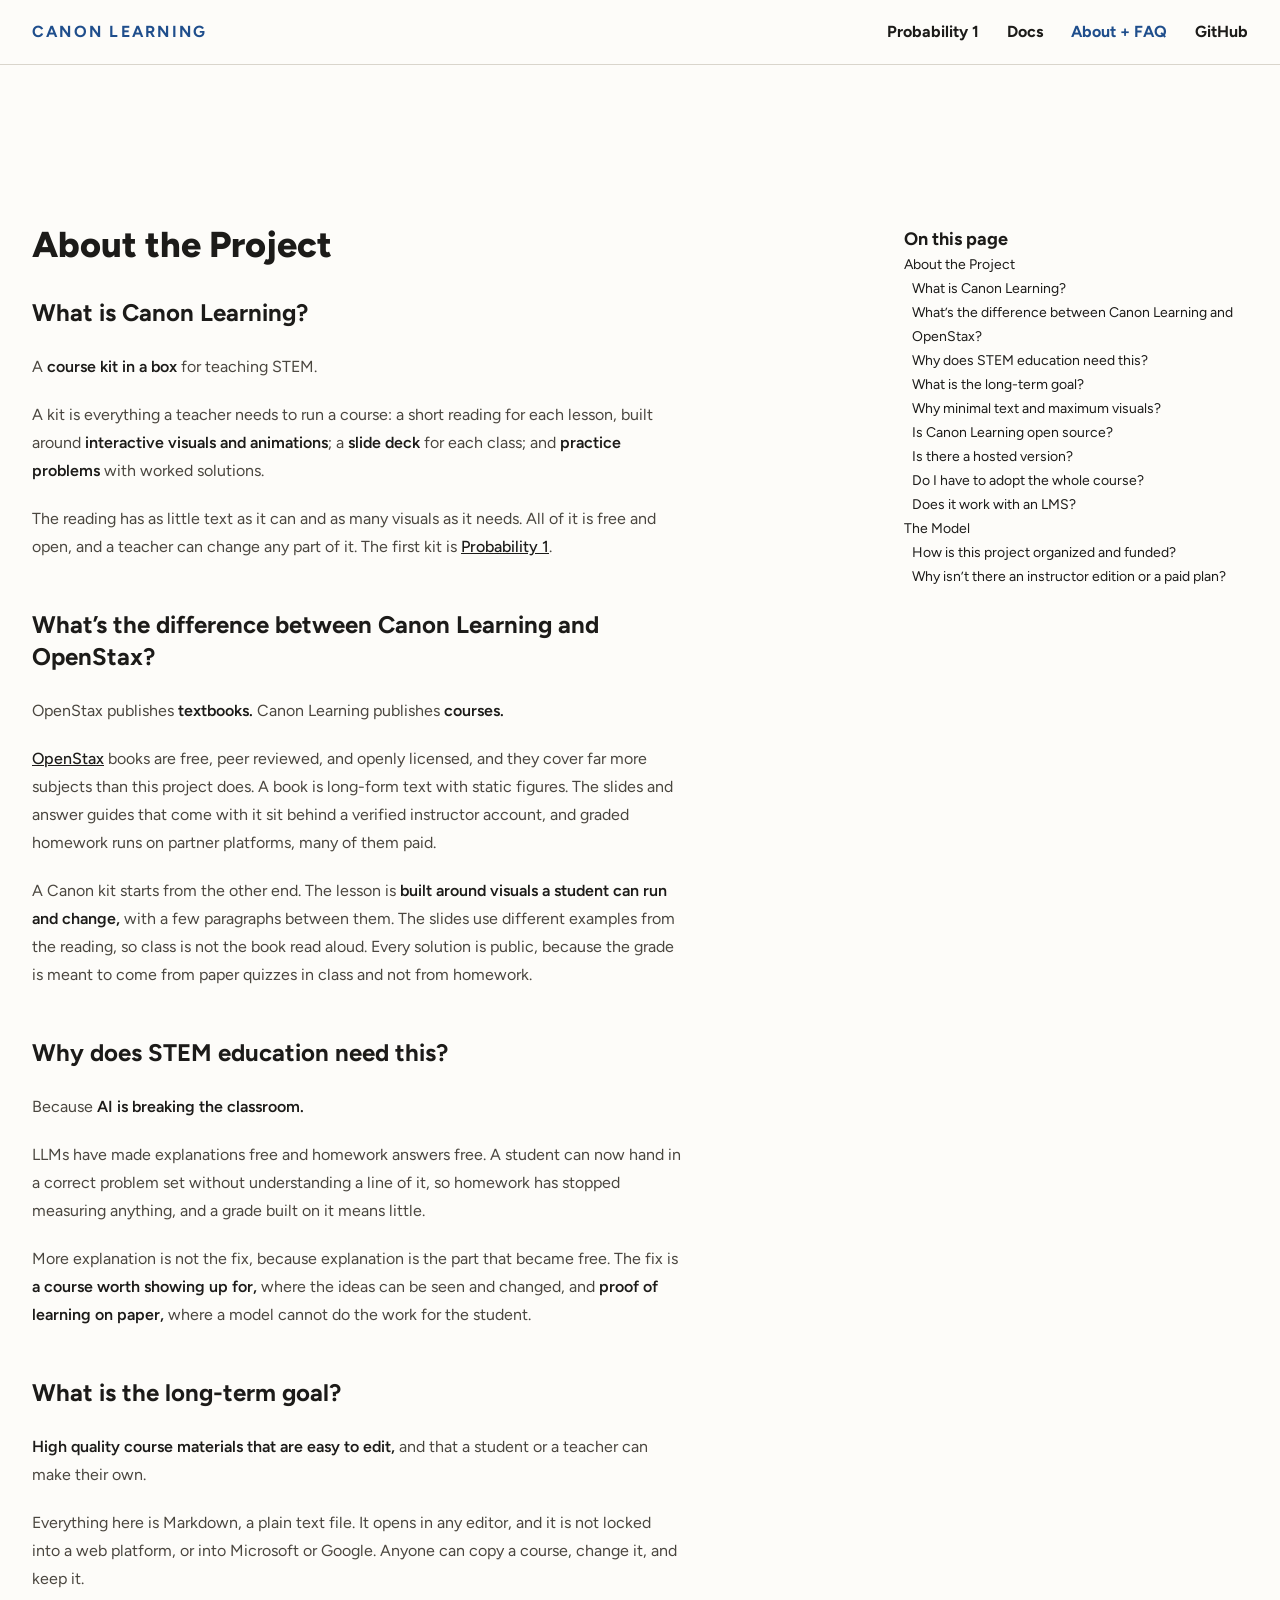
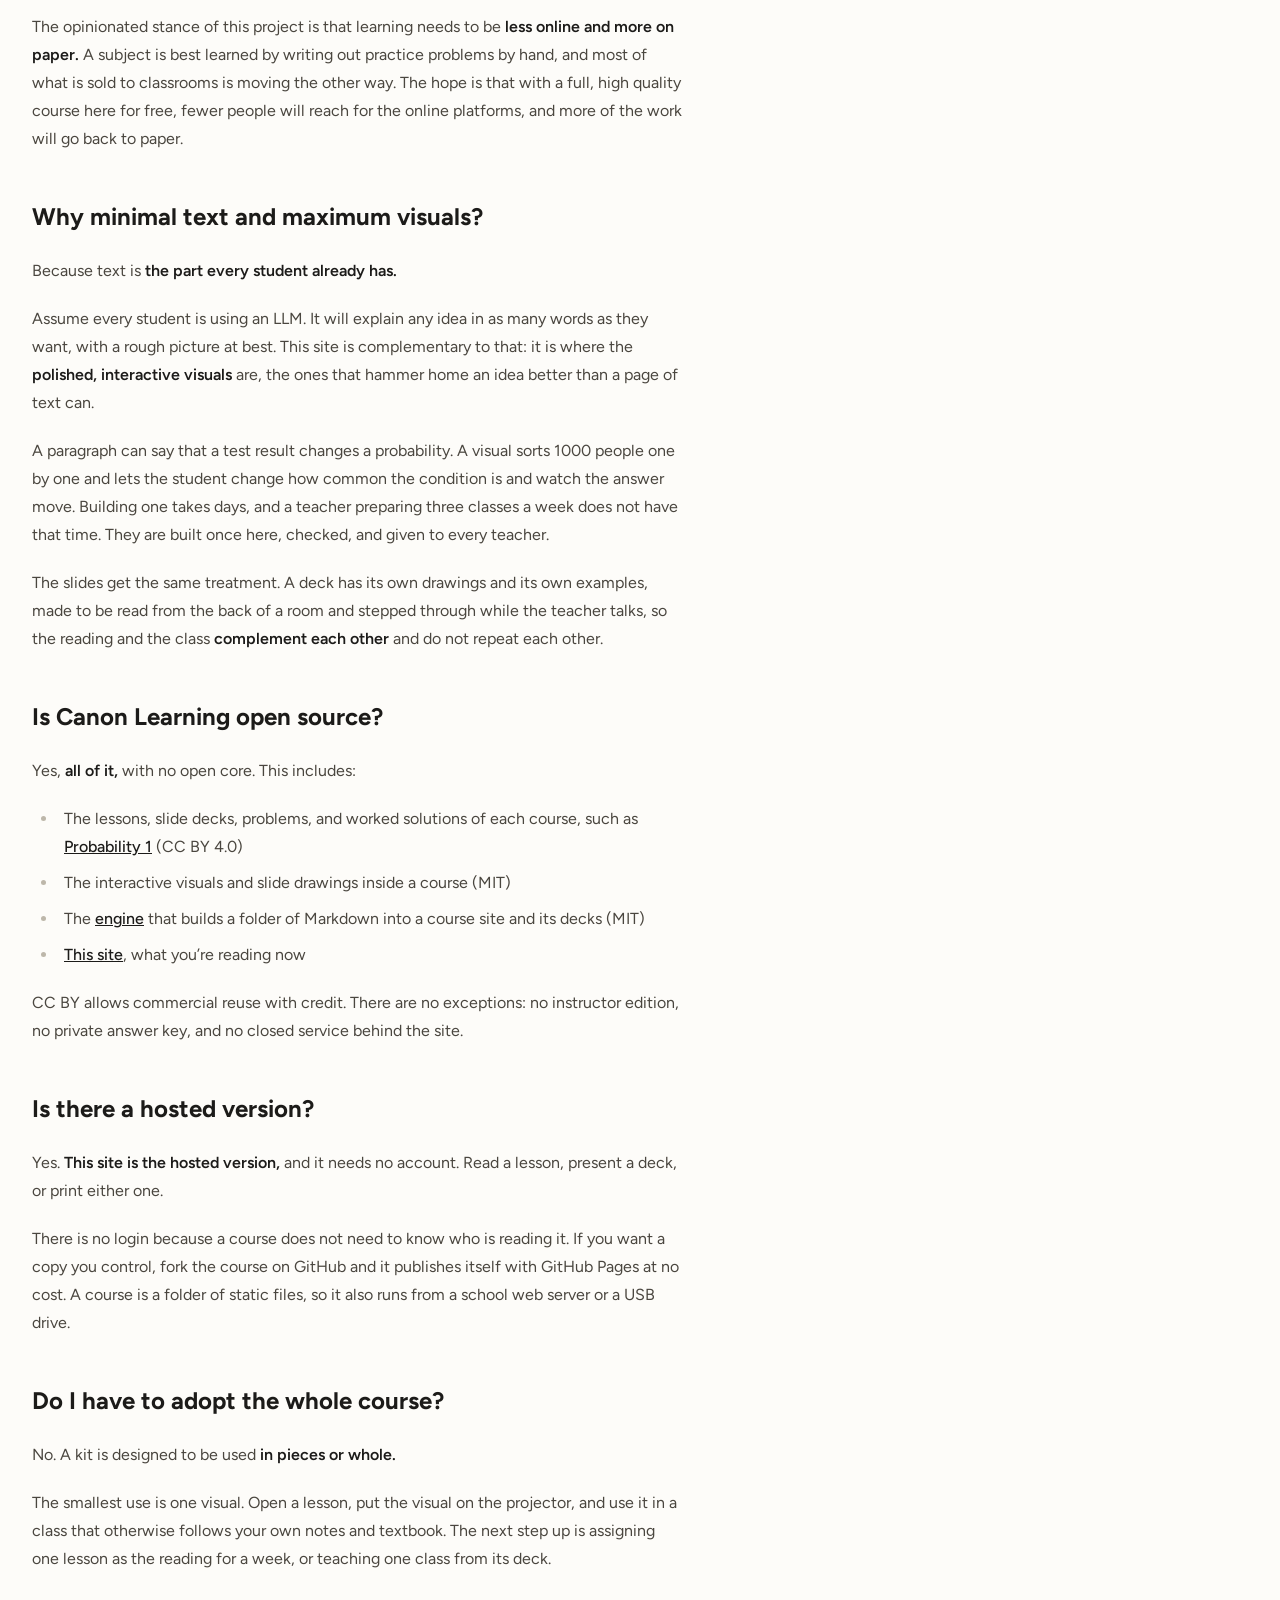
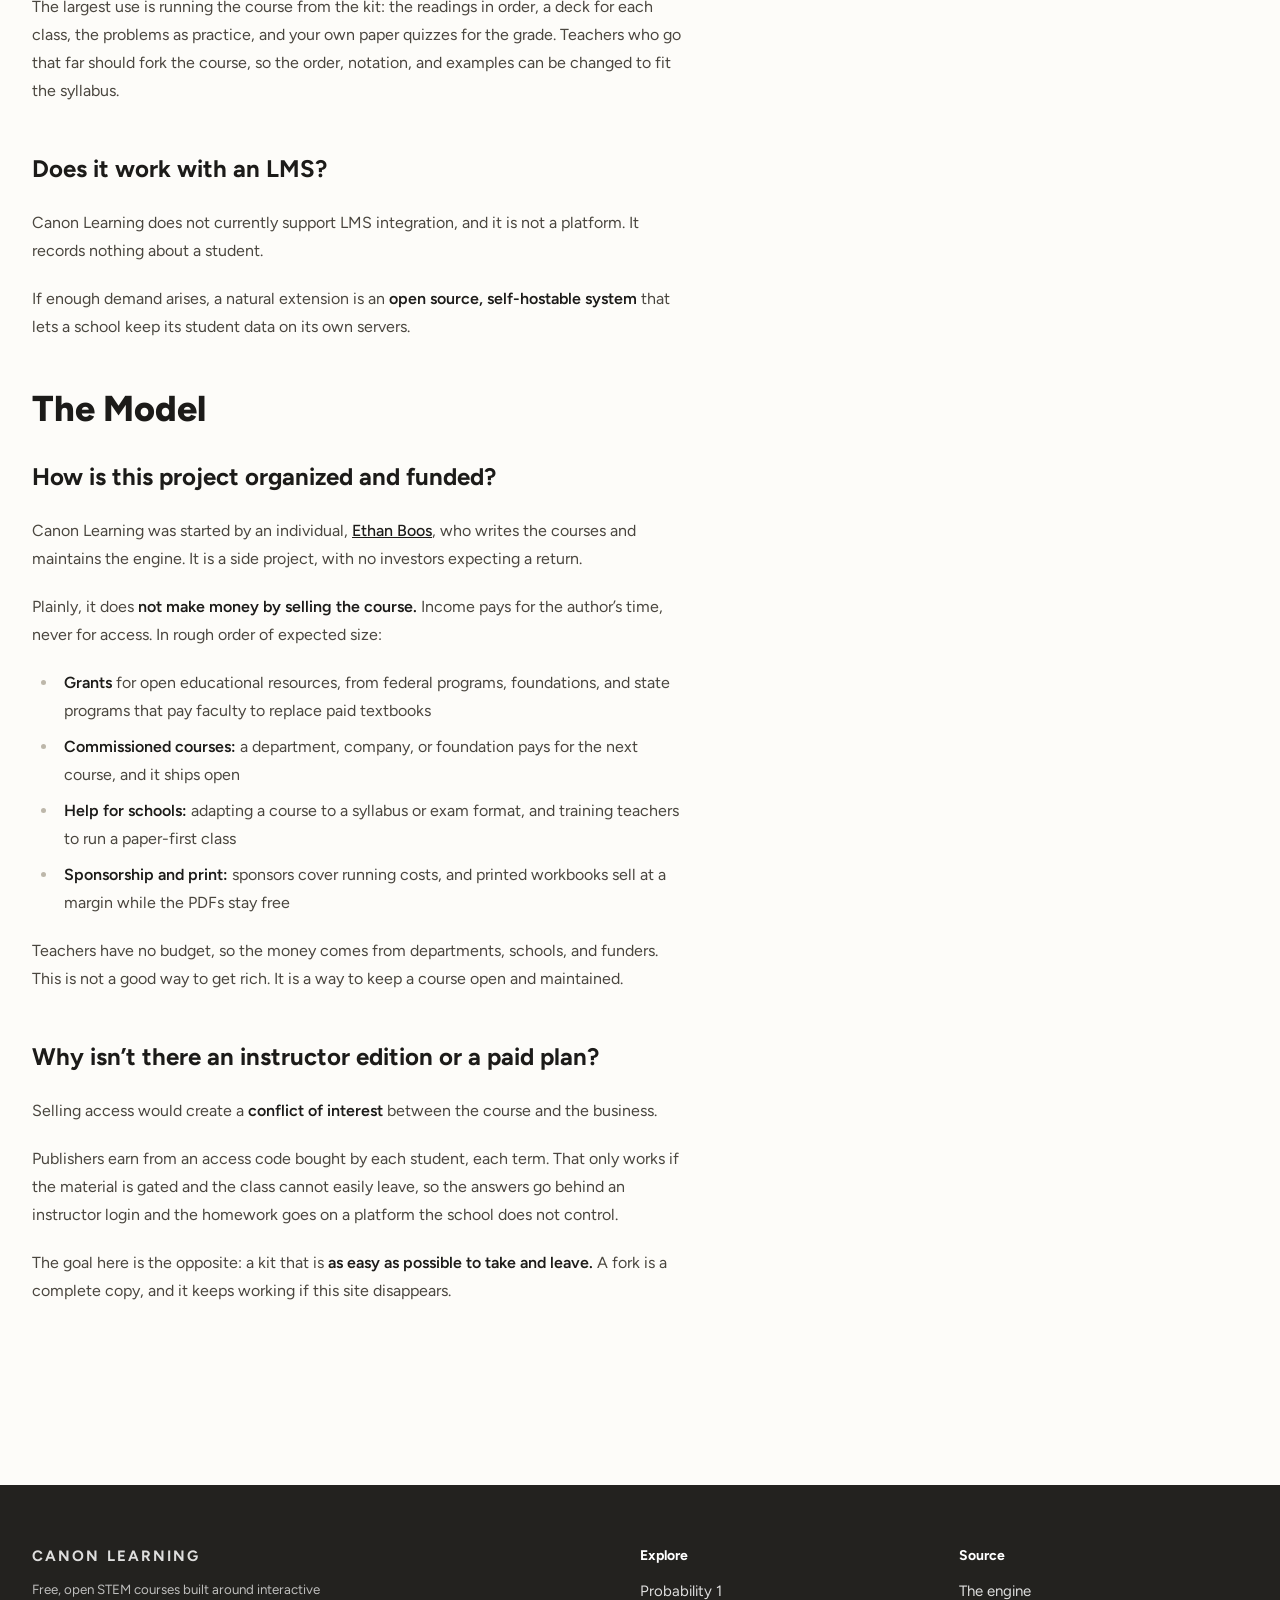
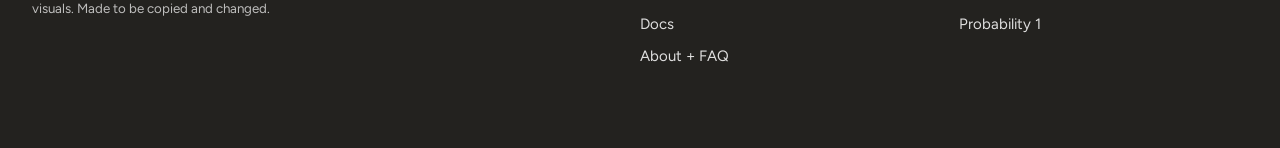
<file: about/index.html>
<!doctype html>
<html lang="en">
<head>
<meta charset="utf-8">
<meta name="viewport" content="width=device-width, initial-scale=1">
<title>About + FAQ | Canon Learning</title>
<meta name="description" content="A course kit in a box for teaching STEM: readings built around interactive visuals, slide decks, and practice problems. Free, open, and yours to change.">
<link rel="preconnect" href="https://fonts.googleapis.com">
<link rel="preconnect" href="https://fonts.gstatic.com" crossorigin>
<link rel="stylesheet" href="https://fonts.googleapis.com/css2?family=Figtree:wght@400;500;600;700;800&display=swap">
<link rel="stylesheet" href="../style.css">
</head>
<body>
<header class="top"><div class="wrap">
  <a class="brand" href="../">Canon Learning</a>
  <button class="menu" aria-label="Menu" onclick="document.querySelector('.top').classList.toggle('open')"><svg viewBox="0 0 24 24" aria-hidden="true"><path d="M4 7h16M4 12h16M4 17h16"/></svg></button>
  <nav><a href="../probability-1/">Probability 1</a><a href="../docs/">Docs</a><a href="../about/" class="here">About + FAQ</a><a href="https://github.com/canonlearning">GitHub</a></nav>
</div></header>
<main class="wrap about">
  <nav class="contents"><b>On this page</b><a href="#about">About the Project</a><a class="question" href="#what">What is Canon Learning?</a><a class="question" href="#openstax">What’s the difference between Canon Learning and OpenStax?</a><a class="question" href="#why">Why does STEM education need this?</a><a class="question" href="#incentive">What is the long-term goal?</a><a class="question" href="#visuals">Why minimal text and maximum visuals?</a><a class="question" href="#open-source">Is Canon Learning open source?</a><a class="question" href="#hosted">Is there a hosted version?</a><a class="question" href="#part">Do I have to adopt the whole course?</a><a class="question" href="#other-services">Does it work with an LMS?</a><a href="#model">The Model</a><a class="question" href="#money">How is this project organized and funded?</a><a class="question" href="#no-plans">Why isn’t there an instructor edition or a paid plan?</a></nav>
  <section class="answers">
<h1 id="about">About the Project</h1><h2 id="what">What is Canon Learning?</h2>
<p>A <b>course kit in a box</b> for teaching STEM.</p>
<p>A kit is everything a teacher needs to run a course: a short reading for each lesson, built around <b>interactive visuals and animations</b>; a <b>slide deck</b> for each class; and <b>practice problems</b> with worked solutions.</p>
<p>The reading has as little text as it can and as many visuals as it needs. All of it is free and open, and a teacher can change any part of it. The first kit is <a href="../probability-1/">Probability 1</a>.</p>
<h2 id="openstax">What’s the difference between Canon Learning and OpenStax?</h2>
<p>OpenStax publishes <b>textbooks.</b> Canon Learning publishes <b>courses.</b></p>
<p><a href="https://openstax.org">OpenStax</a> books are free, peer reviewed, and openly licensed, and they cover far more subjects than this project does. A book is long-form text with static figures. The slides and answer guides that come with it sit behind a verified instructor account, and graded homework runs on partner platforms, many of them paid.</p>
<p>A Canon kit starts from the other end. The lesson is <b>built around visuals a student can run and change,</b> with a few paragraphs between them. The slides use different examples from the reading, so class is not the book read aloud. Every solution is public, because the grade is meant to come from paper quizzes in class and not from homework.</p>
<h2 id="why">Why does STEM education need this?</h2>
<p>Because <b>AI is breaking the classroom.</b></p>
<p>LLMs have made explanations free and homework answers free. A student can now hand in a correct problem set without understanding a line of it, so homework has stopped measuring anything, and a grade built on it means little.</p>
<p>More explanation is not the fix, because explanation is the part that became free. The fix is <b>a course worth showing up for,</b> where the ideas can be seen and changed, and <b>proof of learning on paper,</b> where a model cannot do the work for the student.</p>
<h2 id="incentive">What is the long-term goal?</h2>
<p><b>High quality course materials that are easy to edit,</b> and that a student or a teacher can make their own.</p>
<p>Everything here is Markdown, a plain text file. It opens in any editor, and it is not locked into a web platform, or into Microsoft or Google. Anyone can copy a course, change it, and keep it.</p>
<p>The opinionated stance of this project is that learning needs to be <b>less online and more on paper.</b> A subject is best learned by writing out practice problems by hand, and most of what is sold to classrooms is moving the other way. The hope is that with a full, high quality course here for free, fewer people will reach for the online platforms, and more of the work will go back to paper.</p>
<h2 id="visuals">Why minimal text and maximum visuals?</h2>
<p>Because text is <b>the part every student already has.</b></p>
<p>Assume every student is using an LLM. It will explain any idea in as many words as they want, with a rough picture at best. This site is complementary to that: it is where the <b>polished, interactive visuals</b> are, the ones that hammer home an idea better than a page of text can.</p>
<p>A paragraph can say that a test result changes a probability. A visual sorts 1000 people one by one and lets the student change how common the condition is and watch the answer move. Building one takes days, and a teacher preparing three classes a week does not have that time. They are built once here, checked, and given to every teacher.</p>
<p>The slides get the same treatment. A deck has its own drawings and its own examples, made to be read from the back of a room and stepped through while the teacher talks, so the reading and the class <b>complement each other</b> and do not repeat each other.</p>
<h2 id="open-source">Is Canon Learning open source?</h2>
<p>Yes, <b>all of it,</b> with no open core. This includes:</p>
<ul>
<li>The lessons, slide decks, problems, and worked solutions of each course, such as <a href="https://github.com/canonlearning/probability-1">Probability 1</a> (CC BY 4.0)</li>
<li>The interactive visuals and slide drawings inside a course (MIT)</li>
<li>The <a href="https://github.com/canonlearning/canon">engine</a> that builds a folder of Markdown into a course site and its decks (MIT)</li>
<li><a href="https://github.com/canonlearning/canonlearning.github.io">This site</a>, what you’re reading now</li>
</ul>
<p>CC BY allows commercial reuse with credit. There are no exceptions: no instructor edition, no private answer key, and no closed service behind the site.</p>
<h2 id="hosted">Is there a hosted version?</h2>
<p>Yes. <b>This site is the hosted version,</b> and it needs no account. Read a lesson, present a deck, or print either one.</p>
<p>There is no login because a course does not need to know who is reading it. If you want a copy you control, fork the course on GitHub and it publishes itself with GitHub Pages at no cost. A course is a folder of static files, so it also runs from a school web server or a USB drive.</p>
<h2 id="part">Do I have to adopt the whole course?</h2>
<p>No. A kit is designed to be used <b>in pieces or whole.</b></p>
<p>The smallest use is one visual. Open a lesson, put the visual on the projector, and use it in a class that otherwise follows your own notes and textbook. The next step up is assigning one lesson as the reading for a week, or teaching one class from its deck.</p>
<p>The largest use is running the course from the kit: the readings in order, a deck for each class, the problems as practice, and your own paper quizzes for the grade. Teachers who go that far should fork the course, so the order, notation, and examples can be changed to fit the syllabus.</p>
<h2 id="other-services">Does it work with an LMS?</h2>
<p>Canon Learning does not currently support LMS integration, and it is not a platform. It records nothing about a student.</p>
<p>If enough demand arises, a natural extension is an <b>open source, self-hostable system</b> that lets a school keep its student data on its own servers.</p>
<h1 id="model">The Model</h1><h2 id="money">How is this project organized and funded?</h2>
<p>Canon Learning was started by an individual, <a href="https://ethanboos.com">Ethan Boos</a>, who writes the courses and maintains the engine. It is a side project, with no investors expecting a return.</p>
<p>Plainly, it does <b>not make money by selling the course.</b> Income pays for the author’s time, never for access. In rough order of expected size:</p>
<ul>
<li><b>Grants</b> for open educational resources, from federal programs, foundations, and state programs that pay faculty to replace paid textbooks</li>
<li><b>Commissioned courses:</b> a department, company, or foundation pays for the next course, and it ships open</li>
<li><b>Help for schools:</b> adapting a course to a syllabus or exam format, and training teachers to run a paper-first class</li>
<li><b>Sponsorship and print:</b> sponsors cover running costs, and printed workbooks sell at a margin while the PDFs stay free</li>
</ul>
<p>Teachers have no budget, so the money comes from departments, schools, and funders. This is not a good way to get rich. It is a way to keep a course open and maintained.</p>
<h2 id="no-plans">Why isn’t there an instructor edition or a paid plan?</h2>
<p>Selling access would create a <b>conflict of interest</b> between the course and the business.</p>
<p>Publishers earn from an access code bought by each student, each term. That only works if the material is gated and the class cannot easily leave, so the answers go behind an instructor login and the homework goes on a platform the school does not control.</p>
<p>The goal here is the opposite: a kit that is <b>as easy as possible to take and leave.</b> A fork is a complete copy, and it keeps working if this site disappears.</p>
  </section>
</main>
<footer class="foot"><div class="wrap">
  <div><a class="brand" href="../">Canon Learning</a><small>Free, open STEM courses built around interactive visuals. Made to be copied and changed.</small></div>
  <div><h3>Explore</h3><a href="../probability-1/">Probability 1</a><a href="../docs/">Docs</a><a href="../about/">About + FAQ</a></div>
  <div><h3>Source</h3><a href="https://github.com/canonlearning/canon">The engine</a><a href="https://github.com/canonlearning/probability-1">Probability 1</a></div>
</div></footer>
</body>
</html>
</file>
<file: style.css>
/* The landing site: a home page and an about page. Plain HTML and one
   stylesheet, with no build step. The font, Figtree, is loaded from Google Fonts.
   The colors are those of a lesson page, so the site and a course read
   as one. */
:root {
  --ink: #1c1b19;
  --soft: #6b675f;
  --blue: #1f4e8c;
  --red: #c0392b;
  --tint: #f4f1ea;
  --page: #fdfcf9;
  --line: #d9d5cc;
  --deep: #23221f;
}
* { box-sizing: border-box; }
html { scroll-behavior: smooth; }
body {
  margin: 0;
  background: var(--page);
  color: var(--ink);
  font: 16px/1.5 Figtree, system-ui, -apple-system, "Segoe UI", Helvetica, Arial, sans-serif;
}
a { color: var(--blue); }
.wrap { max-width: 1280px; margin: 0 auto; padding: 0 32px; }

/* Top bar */
.top { border-bottom: 1px solid var(--line); }
.top .wrap { display: flex; align-items: center; justify-content: space-between; height: 64px; }
.brand { font-weight: 700; letter-spacing: .14em; text-transform: uppercase; color: var(--blue); text-decoration: none; }
.top nav a { margin-left: 28px; color: var(--ink); text-decoration: none; font-weight: 700; font-size: 16px; }
.top nav a:hover, .top nav a.here { color: var(--blue); }

/* On a narrow screen the links are behind a menu button, and open as a
   list under the bar. */
.menu { display: none; padding: 8px; margin-right: -8px; border: 0; background: none; cursor: pointer; }
.menu svg { display: block; width: 26px; height: 26px; stroke: var(--ink); stroke-width: 2; stroke-linecap: round; }
@media (max-width: 700px) {
  .top { position: relative; }
  .wrap { padding: 0 20px; }
  .menu { display: block; }
  .top nav { display: none; position: absolute; z-index: 5; left: 0; right: 0; top: 64px; padding: 8px 20px 16px; background: var(--page); border-bottom: 1px solid var(--line); }
  .top.open nav { display: block; }
  .top nav a { display: block; margin: 0; padding: 12px 0; }
}

/* Hero, with small drawings set at angles around the words */
.hero { position: relative; overflow: hidden; padding: 110px 24px 130px; text-align: center; }
.hero h1 { position: relative; margin: 0 auto; max-width: 15em; text-wrap: balance; font-size: 46px; line-height: 1.1; letter-spacing: -.01em; }
.hero p { position: relative; margin: 26px auto 30px; max-width: 26em; font-size: 19px; }
.button { position: relative; display: inline-block; padding: 11px 26px; border-radius: 8px; background: var(--blue); color: #fff; font-weight: 600; text-decoration: none; }
.button:hover { background: var(--deep); }
.tile { position: absolute; width: 150px; height: 150px; border-radius: 26px; border: 1px solid var(--line); background: var(--page); box-shadow: 0 2px 10px rgb(28 27 25 / .10); }
.tile svg { width: 100%; height: 100%; }
.t1 { left: 4%; top: 30px; transform: rotate(-14deg); }
.t2 { left: 15%; top: 250px; transform: rotate(9deg); }
.t3 { left: -30px; top: 330px; transform: rotate(-6deg); }
.t4 { right: 5%; top: 40px; transform: rotate(12deg); }
.t5 { right: 16%; top: 260px; transform: rotate(-10deg); }
.t6 { right: -30px; top: 320px; transform: rotate(7deg); }
@media (max-width: 900px) { .tile { display: none; } .hero { padding: 60px 24px; } .hero h1 { font-size: 34px; } }

/* Sections. The page is one paper color, the same as a lesson, and
   space alone divides its sections. */
.panel { padding: 56px 0; }
.panel:last-child { padding-bottom: 110px; }
.panel h2 { margin: 0 0 10px; font-size: 26px; }
.panel p { margin: 0 0 14px; }
.more { font-weight: 700; text-decoration: none; }
.more::before { content: "\2192\00a0"; }

/* The live visual stays in the middle of the page, and its note sits in
   the space to its right. */
.example { display: grid; grid-template-columns: 1fr minmax(0, 780px) 1fr; align-items: center; padding: 0 0 40px; }
.example iframe { grid-column: 2; display: block; width: 100%; height: 640px; border: 0; border-radius: 12px; }
.example .under { grid-column: 3; padding-left: 36px; line-height: 1.5; }
.example .under span { display: block; margin-bottom: 14px; }
@media (max-width: 1100px) {
  .example { grid-template-columns: 1fr; }
  .example iframe, .example .under { grid-column: 1; }
  .example .under { padding: 16px 0 0; }
}

/* For students, for teachers: a heading, a drawing, and a sentence. */
.grid2 { display: grid; grid-template-columns: repeat(2, 1fr); gap: 64px; padding: 56px 0; }
.for { padding: 0; }
.for h2 { margin: 0 0 16px; font-size: 30px; line-height: 36px; }
.for .art { display: block; margin: 8px 0 28px; }
.for .art svg { display: block; width: 100%; }
.for p { margin: 0; line-height: 24px; }

/* The project's stance, centered. */
.quote { padding: 72px 0; text-align: center; }
.quote p { margin: 0 auto 24px; font-size: 28px; font-weight: 700; line-height: 1.3; text-wrap: balance; }

/* Words beside a sample of a course's Markdown. */
.claim { display: grid; grid-template-columns: 1.2fr 1fr; gap: 40px; align-items: center; }
.claim h2 { font-size: 30px; font-weight: 400; line-height: 1.25; }
.claim pre { margin: 0; padding: 22px; border-radius: 12px; background: var(--tint); font: 14px/1.6 ui-monospace, Menlo, monospace; overflow: auto; }
@media (max-width: 800px) { .grid2, .claim { grid-template-columns: 1fr; gap: 40px; } }

/* The course list. A rule appears only between two courses. */
.courses { list-style: none; margin: 8px 0 0; padding: 0; }
.courses li { padding: 14px 0; }
.courses li + li { border-top: 1px solid var(--line); }
.courses a { font-size: 20px; font-weight: 600; text-decoration: none; }
.courses span { color: var(--soft); }

/* Footer */
.foot { padding: 60px 0 70px; background: var(--deep); color: #fff; }
.foot .wrap { display: grid; grid-template-columns: 2fr 1fr 1fr; gap: 30px; }
.foot h3 { margin: 0 0 14px; font-size: 14px; }
.foot a { display: block; margin-bottom: 10px; color: #fff; font-size: 15px; text-decoration: none; opacity: .85; }
.foot a:hover { opacity: 1; text-decoration: underline; }
.foot .brand { color: #fff; }
.foot small { display: block; margin-top: 12px; max-width: 24em; opacity: .7; }

/* About page: questions and answers set straight on the page in one
   narrow column, with the list of questions at the right. The list comes
   first in the page, so on a narrow screen it sits above the answers. */
.about { display: flex; flex-direction: row-reverse; justify-content: space-between; margin-top: 160px; margin-bottom: 160px; }
.answers { max-width: 65ch; line-height: 28px; color: #4a463f; }
.answers h1 { margin: 0 0 32px; font-size: 36px; font-weight: 800; line-height: 40px; color: var(--ink); }
.answers h1:not(:first-child) { margin-top: 48px; }
.answers h2 { margin: 48px 0 24px; font-size: 24px; font-weight: 700; line-height: 32px; color: var(--ink); scroll-margin-top: 24px; }
.answers h1 + h2 { margin-top: 0; }
.answers p, .answers ul { margin: 20px 0; }
.answers ul { padding-left: 26px; }
.answers li { margin: 8px 0; padding-left: 6px; }
.answers li::marker { color: #bdb7aa; }
.answers b { font-weight: 600; color: var(--ink); }
.answers a { color: var(--ink); font-weight: 500; text-decoration: underline; }
.contents { width: 344px; flex: none; margin-bottom: 80px; font-size: 14px; line-height: 24px; }
.contents b { display: block; font-size: 18px; line-height: 28px; }
.contents a { display: block; color: var(--ink); text-decoration: none; }
.contents a.question { margin-left: 8px; }
.contents a:hover { text-decoration: underline; }
@media (max-width: 768px) { .about { flex-direction: column; margin-top: 60px; } .contents { width: auto; } }

/* A narrow screen: less space between sections, and a footer whose two
   lists sit side by side under its first block. */
@media (max-width: 700px) {
  .hero { padding: 48px 20px; }
  .panel, .grid2 { padding: 40px 0; }
  .example { padding: 0 0 24px; }
  .quote { padding: 40px 0; }
  .quote p { font-size: 24px; }
  .panel:last-child { padding-bottom: 64px; }
  .claim h2 { font-size: 26px; }
  .claim pre { padding: 16px; font-size: 12px; }
  .foot { padding: 44px 0 48px; }
  .foot .wrap { grid-template-columns: 1fr 1fr; }
  .foot .wrap > :first-child { grid-column: 1 / -1; }
  .about { margin-bottom: 80px; }
}
</file>
